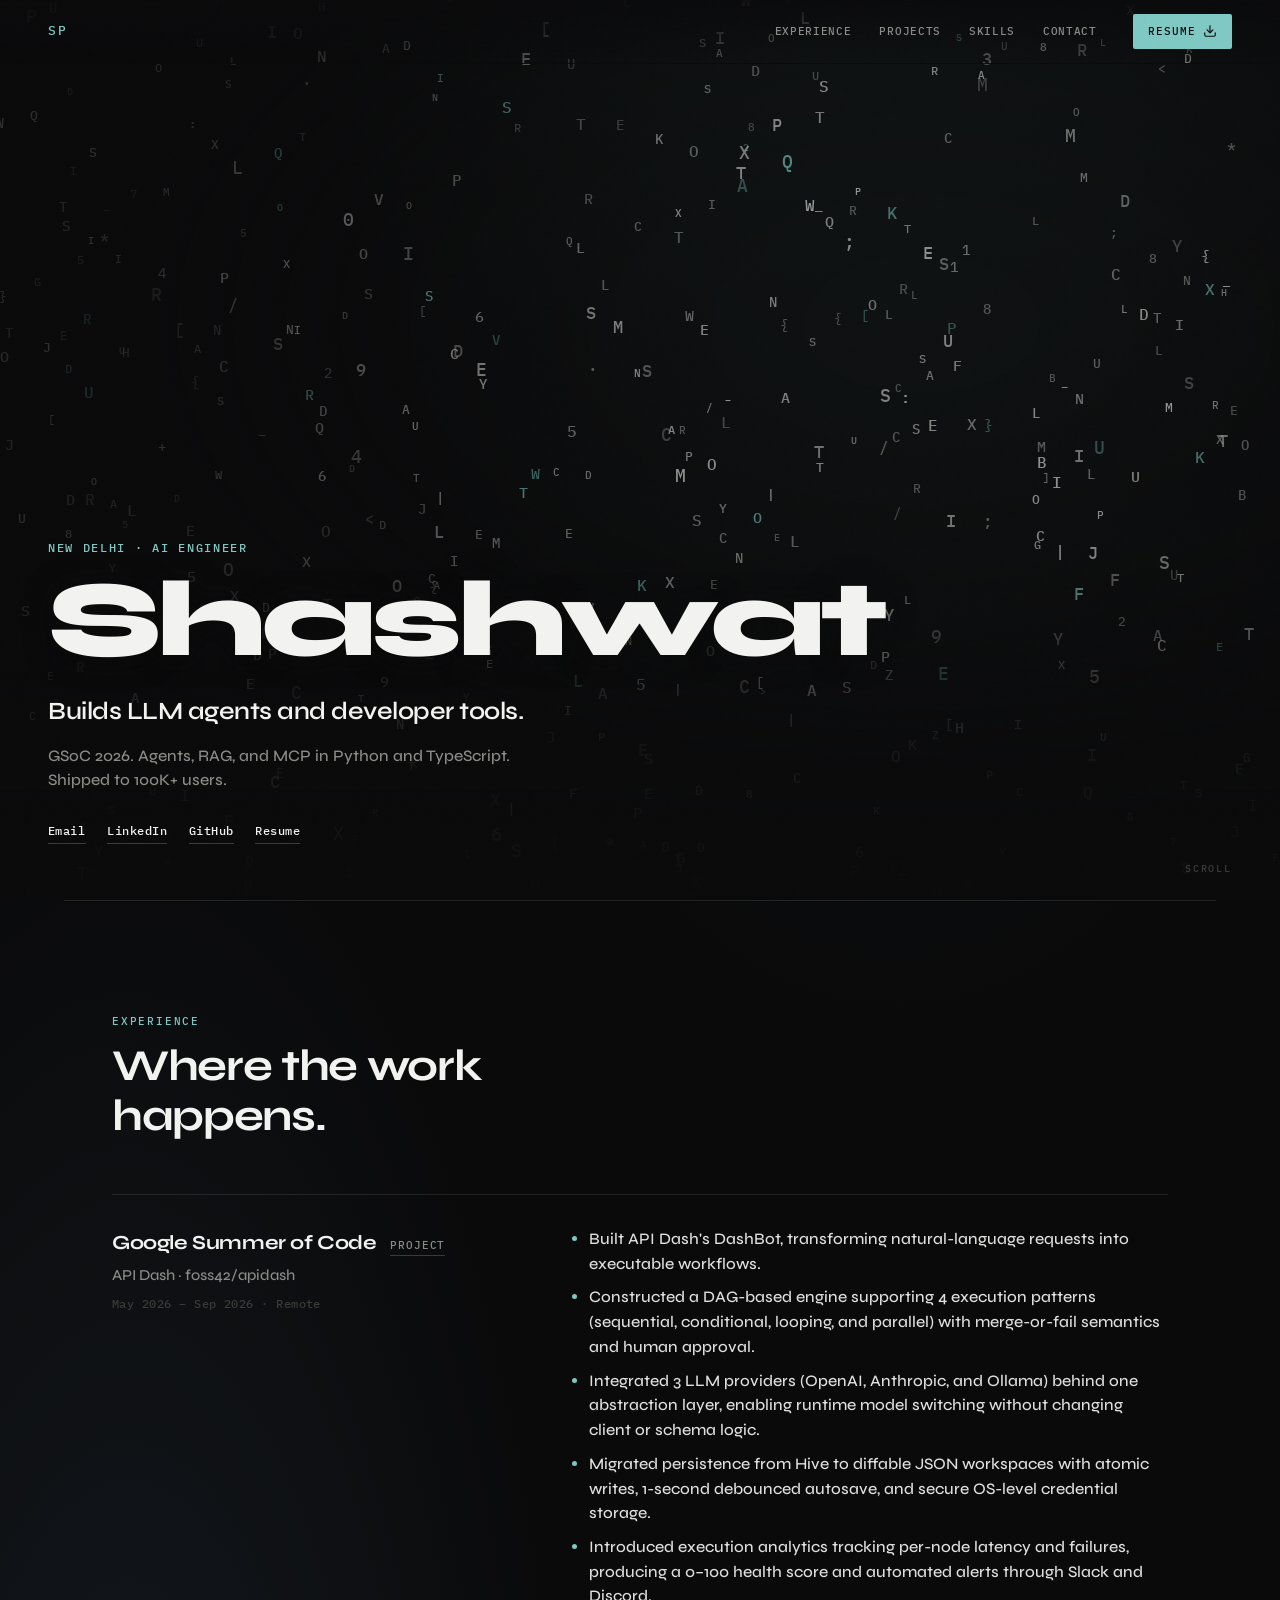
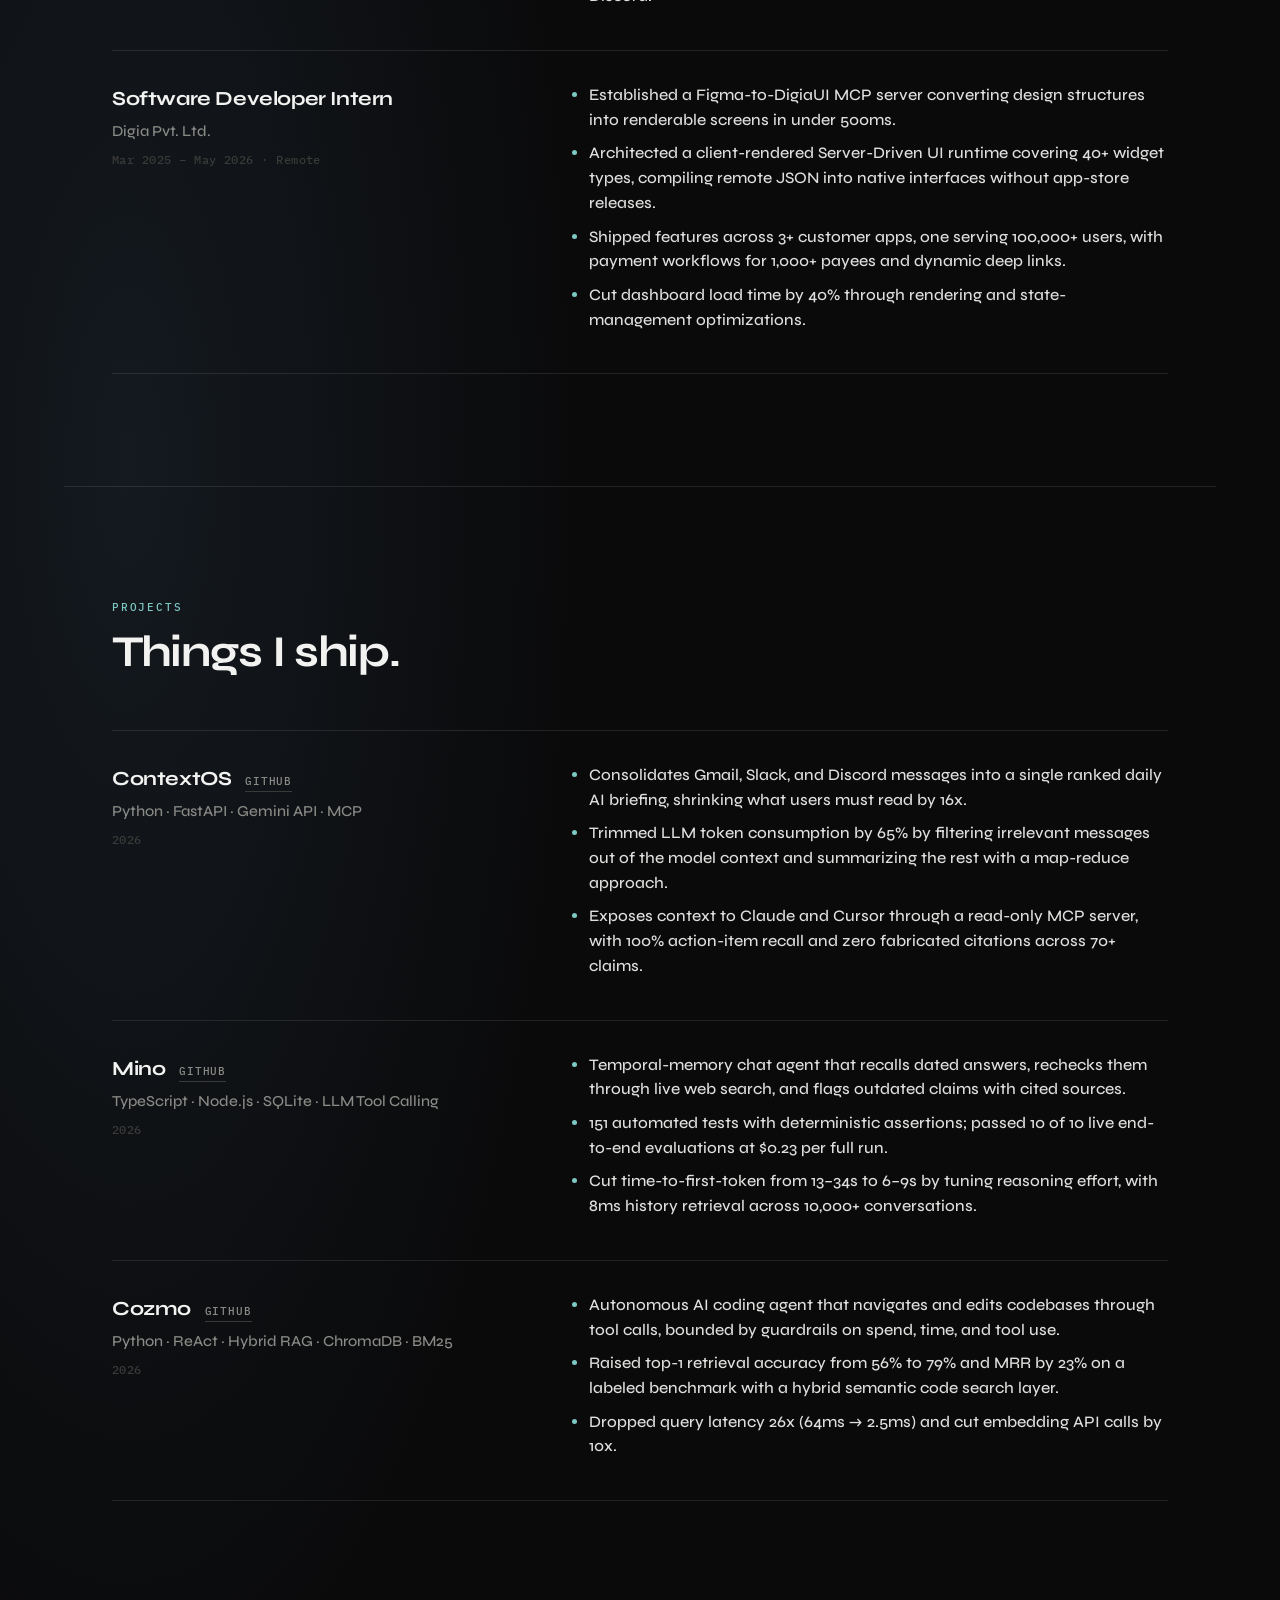
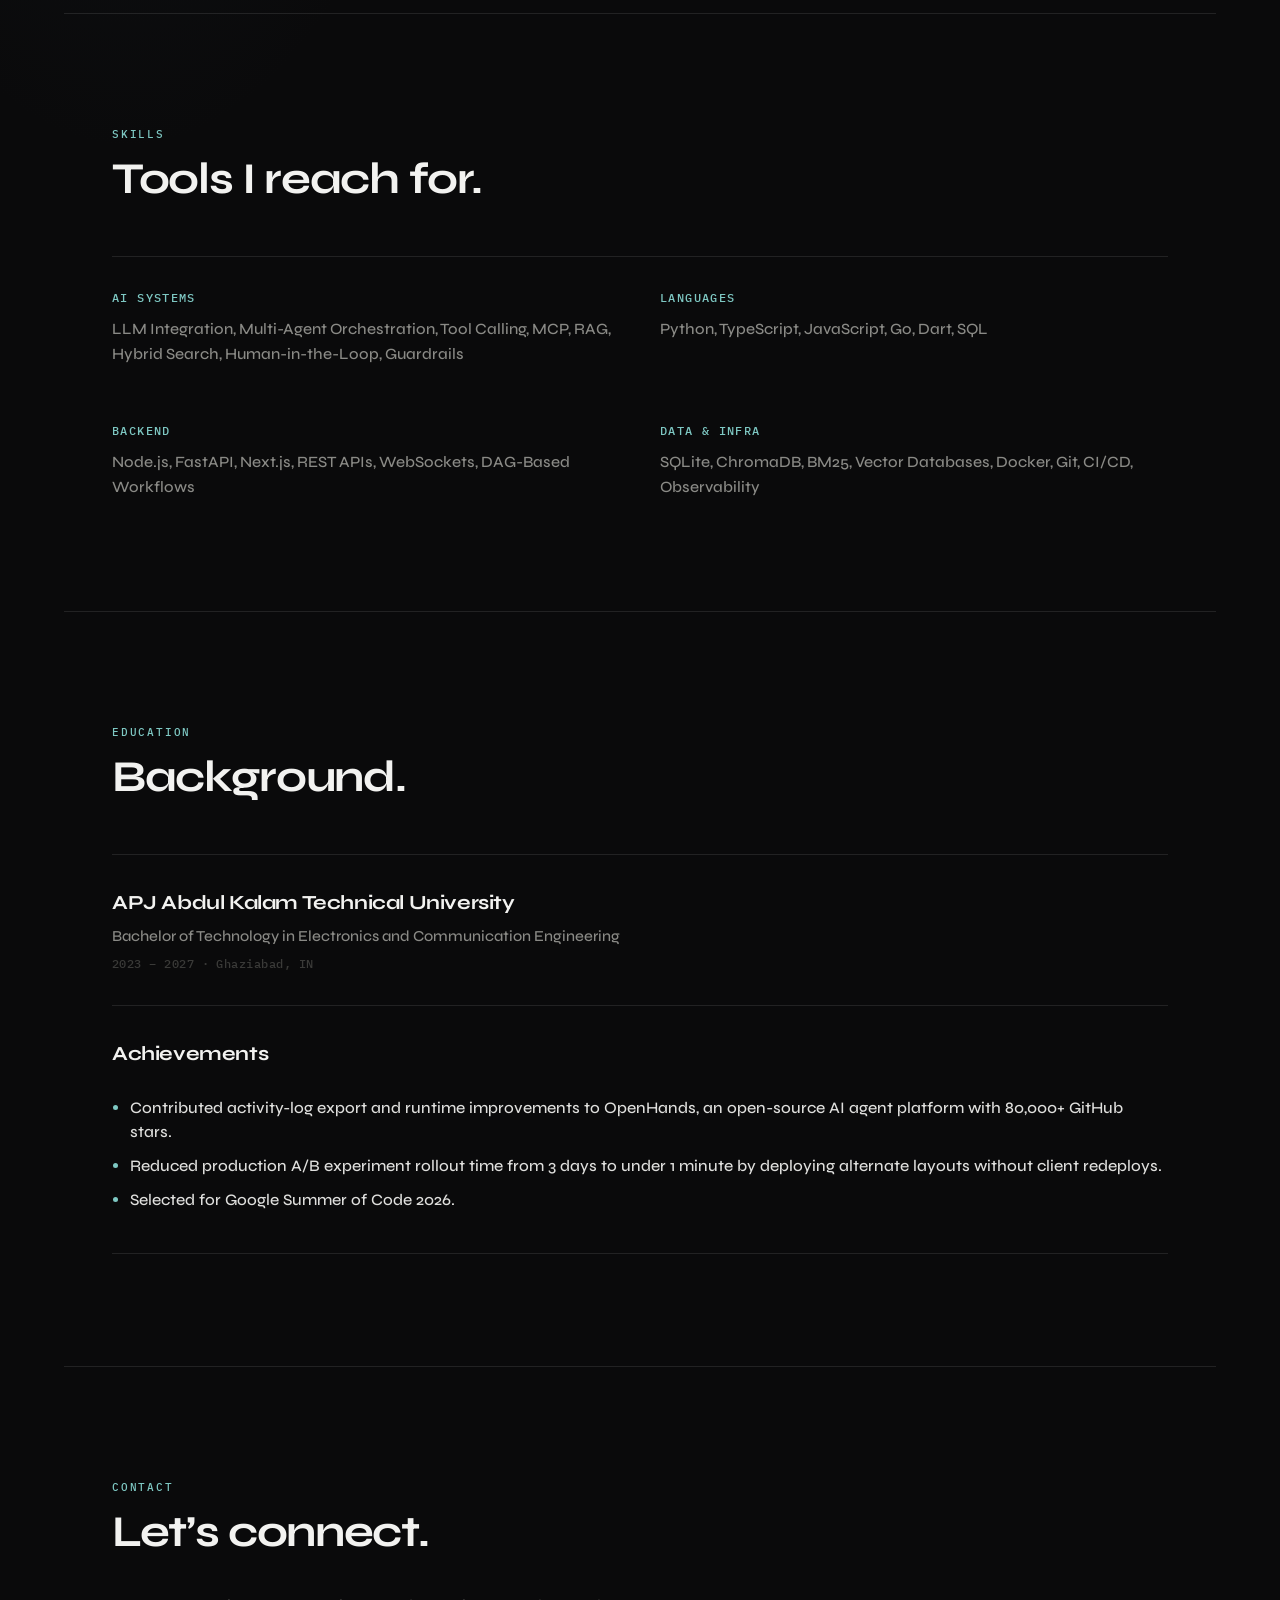
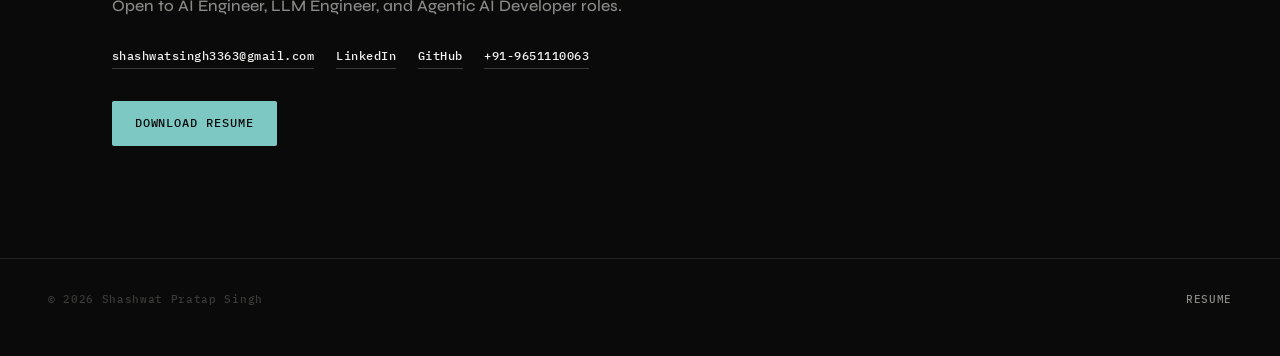
<file: index.html>
<!DOCTYPE html>
<html lang="en">
<head>
  <meta charset="UTF-8" />
  <meta name="viewport" content="width=device-width, initial-scale=1.0" />
  <meta name="description" content="Shashwat Pratap Singh. AI Engineer building LLM-powered developer tools, multi-agent systems, and backend platforms. GSoC 2026. Agent orchestration, tool calling, RAG, and MCP integrations." />
  <meta name="author" content="Shashwat Pratap Singh" />
  <meta name="theme-color" content="#0a0a0b" />
  <meta property="og:type" content="website" />
  <meta property="og:title" content="Shashwat Pratap Singh" />
  <meta property="og:description" content="AI Engineer. GSoC 2026. LLM agents, RAG, and MCP integrations." />
  <meta property="og:image" content="assets/avatar.png" />
  <meta name="twitter:card" content="summary" />
  <meta name="twitter:title" content="Shashwat Pratap Singh" />
  <meta name="twitter:description" content="AI Engineer. GSoC 2026. LLM agents, RAG, and MCP integrations." />
  <title>Shashwat Pratap Singh | AI Engineer</title>
  <link rel="icon" href="assets/avatar.png" type="image/png" />
  <link rel="apple-touch-icon" href="assets/avatar.png" />
  <link rel="preconnect" href="https://fonts.googleapis.com" />
  <link rel="preconnect" href="https://fonts.gstatic.com" crossorigin />
  <link href="https://fonts.googleapis.com/css2?family=IBM+Plex+Mono:wght@400;500&family=Syne:wght@500;600;700;800&display=swap" rel="stylesheet" />
  <link rel="stylesheet" href="styles.css" />
</head>
<body>
  <a class="skip-link" href="#main">Skip to content</a>
  <div class="scroll-progress" id="scrollProgress" aria-hidden="true"></div>
  <div class="grain" aria-hidden="true"></div>

  <header class="site-nav" id="siteNav">
    <a class="nav-brand" href="#top" aria-label="Shashwat home">SP</a>

    <nav class="nav-links" id="navLinks" aria-label="Primary">
      <a href="#experience">Experience</a>
      <a href="#projects">Projects</a>
      <a href="#skills">Skills</a>
      <a href="#contact">Contact</a>
    </nav>

    <div class="nav-actions">
      <a
        class="resume-btn"
        href="assets/Shashwat_Pratap_Singh_Resume.pdf"
        target="_blank"
        rel="noopener noreferrer"
        download="Shashwat_Pratap_Singh_Resume.pdf"
      >
        Resume
        <span class="resume-btn__icon" aria-hidden="true">
          <svg width="14" height="14" viewBox="0 0 24 24" fill="none" stroke="currentColor" stroke-width="2" stroke-linecap="round" stroke-linejoin="round">
            <path d="M21 15v4a2 2 0 0 1-2 2H5a2 2 0 0 1-2-2v-4" />
            <polyline points="7 10 12 15 17 10" />
            <line x1="12" y1="15" x2="12" y2="3" />
          </svg>
        </span>
      </a>
      <button
        class="nav-toggle"
        id="navToggle"
        type="button"
        aria-expanded="false"
        aria-controls="navLinks"
        aria-label="Open menu"
      >
        <span></span>
        <span></span>
      </button>
    </div>
  </header>

  <main id="main">
    <section class="hero" id="top" aria-label="Introduction">
      <canvas id="letterField" class="letter-field" aria-hidden="true"></canvas>
      <div class="hero-vignette" aria-hidden="true"></div>

      <div class="hero-content">
        <p class="eyebrow">New Delhi · AI Engineer</p>
        <h1 class="brand">Shashwat</h1>
        <p class="role">Builds LLM agents and developer tools.</p>
        <p class="lede">
          GSoC 2026. Agents, RAG, and MCP in Python and TypeScript.
          Shipped to 100K+ users.
        </p>
        <div class="hero-links">
          <a href="mailto:shashwatsingh3363@gmail.com">Email</a>
          <a href="https://linkedin.com/in/shashwatxd" target="_blank" rel="noopener noreferrer">LinkedIn</a>
          <a href="https://github.com/ShashwatXD" target="_blank" rel="noopener noreferrer">GitHub</a>
          <a href="assets/Shashwat_Pratap_Singh_Resume.pdf" target="_blank" rel="noopener noreferrer">Resume</a>
        </div>
      </div>

      <p class="scroll-cue" aria-hidden="true">Scroll</p>
    </section>

    <section id="experience" class="section reveal">
      <div class="section-head">
        <p class="section-label">Experience</p>
        <h2>Where the work happens.</h2>
      </div>

      <article class="entry reveal-child">
        <div class="entry-meta">
          <div class="entry-title-row">
            <h3>Google Summer of Code</h3>
            <a
              class="entry-link"
              href="https://summerofcode.withgoogle.com/programs/2026/projects/Qnk4Mkow"
              target="_blank"
              rel="noopener noreferrer"
              aria-label="GSoC project page"
            >Project</a>
          </div>
          <p class="org">API Dash · foss42/apidash</p>
          <p class="when">May 2026 – Sep 2026 · Remote</p>
        </div>
        <ul>
          <li>Built API Dash's DashBot, transforming natural-language requests into executable workflows.</li>
          <li>Constructed a DAG-based engine supporting 4 execution patterns (sequential, conditional, looping, and parallel) with merge-or-fail semantics and human approval.</li>
          <li>Integrated 3 LLM providers (OpenAI, Anthropic, and Ollama) behind one abstraction layer, enabling runtime model switching without changing client or schema logic.</li>
          <li>Migrated persistence from Hive to diffable JSON workspaces with atomic writes, 1-second debounced autosave, and secure OS-level credential storage.</li>
          <li>Introduced execution analytics tracking per-node latency and failures, producing a 0–100 health score and automated alerts through Slack and Discord.</li>
        </ul>
      </article>

      <article class="entry reveal-child">
        <div class="entry-meta">
          <h3>Software Developer Intern</h3>
          <p class="org">Digia Pvt. Ltd.</p>
          <p class="when">Mar 2025 – May 2026 · Remote</p>
        </div>
        <ul>
          <li>Established a Figma-to-DigiaUI MCP server converting design structures into renderable screens in under 500ms.</li>
          <li>Architected a client-rendered Server-Driven UI runtime covering 40+ widget types, compiling remote JSON into native interfaces without app-store releases.</li>
          <li>Shipped features across 3+ customer apps, one serving 100,000+ users, with payment workflows for 1,000+ payees and dynamic deep links.</li>
          <li>Cut dashboard load time by 40% through rendering and state-management optimizations.</li>
        </ul>
      </article>
    </section>

    <section id="projects" class="section reveal">
      <div class="section-head">
        <p class="section-label">Projects</p>
        <h2>Things I ship.</h2>
      </div>

      <article class="entry reveal-child">
        <div class="entry-meta">
          <div class="entry-title-row">
            <h3>ContextOS</h3>
            <a class="entry-link" href="https://github.com/ShashwatXD/context-os" target="_blank" rel="noopener noreferrer" aria-label="ContextOS on GitHub">GitHub</a>
          </div>
          <p class="org">Python · FastAPI · Gemini API · MCP</p>
          <p class="when">2026</p>
        </div>
        <ul>
          <li>Consolidates Gmail, Slack, and Discord messages into a single ranked daily AI briefing, shrinking what users must read by 16x.</li>
          <li>Trimmed LLM token consumption by 65% by filtering irrelevant messages out of the model context and summarizing the rest with a map-reduce approach.</li>
          <li>Exposes context to Claude and Cursor through a read-only MCP server, with 100% action-item recall and zero fabricated citations across 70+ claims.</li>
        </ul>
      </article>

      <article class="entry reveal-child">
        <div class="entry-meta">
          <div class="entry-title-row">
            <h3>Mino</h3>
            <a class="entry-link" href="https://github.com/ShashwatXD/Mino" target="_blank" rel="noopener noreferrer" aria-label="Mino on GitHub">GitHub</a>
          </div>
          <p class="org">TypeScript · Node.js · SQLite · LLM Tool Calling</p>
          <p class="when">2026</p>
        </div>
        <ul>
          <li>Temporal-memory chat agent that recalls dated answers, rechecks them through live web search, and flags outdated claims with cited sources.</li>
          <li>151 automated tests with deterministic assertions; passed 10 of 10 live end-to-end evaluations at $0.23 per full run.</li>
          <li>Cut time-to-first-token from 13–34s to 6–9s by tuning reasoning effort, with 8ms history retrieval across 10,000+ conversations.</li>
        </ul>
      </article>

      <article class="entry reveal-child">
        <div class="entry-meta">
          <div class="entry-title-row">
            <h3>Cozmo</h3>
            <a class="entry-link" href="https://github.com/ShashwatXD/cozmo" target="_blank" rel="noopener noreferrer" aria-label="Cozmo on GitHub">GitHub</a>
          </div>
          <p class="org">Python · ReAct · Hybrid RAG · ChromaDB · BM25</p>
          <p class="when">2026</p>
        </div>
        <ul>
          <li>Autonomous AI coding agent that navigates and edits codebases through tool calls, bounded by guardrails on spend, time, and tool use.</li>
          <li>Raised top-1 retrieval accuracy from 56% to 79% and MRR by 23% on a labeled benchmark with a hybrid semantic code search layer.</li>
          <li>Dropped query latency 26x (64ms → 2.5ms) and cut embedding API calls by 10x.</li>
        </ul>
      </article>
    </section>

    <section id="skills" class="section reveal">
      <div class="section-head">
        <p class="section-label">Skills</p>
        <h2>Tools I reach for.</h2>
      </div>

      <div class="skill-grid">
        <div class="reveal-child">
          <h3>AI Systems</h3>
          <p>LLM Integration, Multi-Agent Orchestration, Tool Calling, MCP, RAG, Hybrid Search, Human-in-the-Loop, Guardrails</p>
        </div>
        <div class="reveal-child">
          <h3>Languages</h3>
          <p>Python, TypeScript, JavaScript, Go, Dart, SQL</p>
        </div>
        <div class="reveal-child">
          <h3>Backend</h3>
          <p>Node.js, FastAPI, Next.js, REST APIs, WebSockets, DAG-Based Workflows</p>
        </div>
        <div class="reveal-child">
          <h3>Data &amp; Infra</h3>
          <p>SQLite, ChromaDB, BM25, Vector Databases, Docker, Git, CI/CD, Observability</p>
        </div>
      </div>
    </section>

    <section id="education" class="section reveal">
      <div class="section-head">
        <p class="section-label">Education</p>
        <h2>Background.</h2>
      </div>

      <article class="entry entry--compact reveal-child">
        <div class="entry-meta">
          <h3>APJ Abdul Kalam Technical University</h3>
          <p class="org">Bachelor of Technology in Electronics and Communication Engineering</p>
          <p class="when">2023 – 2027 · Ghaziabad, IN</p>
        </div>
      </article>

      <article class="entry entry--compact reveal-child">
        <div class="entry-meta">
          <h3>Achievements</h3>
        </div>
        <ul>
          <li>Contributed activity-log export and runtime improvements to <a href="https://github.com/OpenHands/OpenHands" target="_blank" rel="noopener noreferrer">OpenHands</a>, an open-source AI agent platform with 80,000+ GitHub stars.</li>
          <li>Reduced production A/B experiment rollout time from 3 days to under 1 minute by deploying alternate layouts without client redeploys.</li>
          <li>Selected for Google Summer of Code 2026.</li>
        </ul>
      </article>
    </section>

    <section id="contact" class="section contact reveal">
      <div class="section-head">
        <p class="section-label">Contact</p>
        <h2>Let’s connect.</h2>
      </div>
      <p class="contact-lede reveal-child">
        Open to AI Engineer, LLM Engineer, and Agentic AI Developer roles.
      </p>
      <div class="hero-links reveal-child">
        <a href="mailto:shashwatsingh3363@gmail.com">shashwatsingh3363@gmail.com</a>
        <a href="https://linkedin.com/in/shashwatxd" target="_blank" rel="noopener noreferrer">LinkedIn</a>
        <a href="https://github.com/ShashwatXD" target="_blank" rel="noopener noreferrer">GitHub</a>
        <a href="tel:+919651110063">+91-9651110063</a>
      </div>
      <div class="contact-cta reveal-child">
        <a
          class="resume-btn resume-btn--lg"
          href="assets/Shashwat_Pratap_Singh_Resume.pdf"
          target="_blank"
          rel="noopener noreferrer"
          download="Shashwat_Pratap_Singh_Resume.pdf"
        >
          Download Resume
        </a>
      </div>
    </section>
  </main>

  <footer class="site-footer">
    <p>© <span id="year"></span> Shashwat Pratap Singh</p>
    <a href="assets/Shashwat_Pratap_Singh_Resume.pdf" target="_blank" rel="noopener noreferrer">Resume</a>
  </footer>

  <script src="main.js"></script>
</body>
</html>
</file>
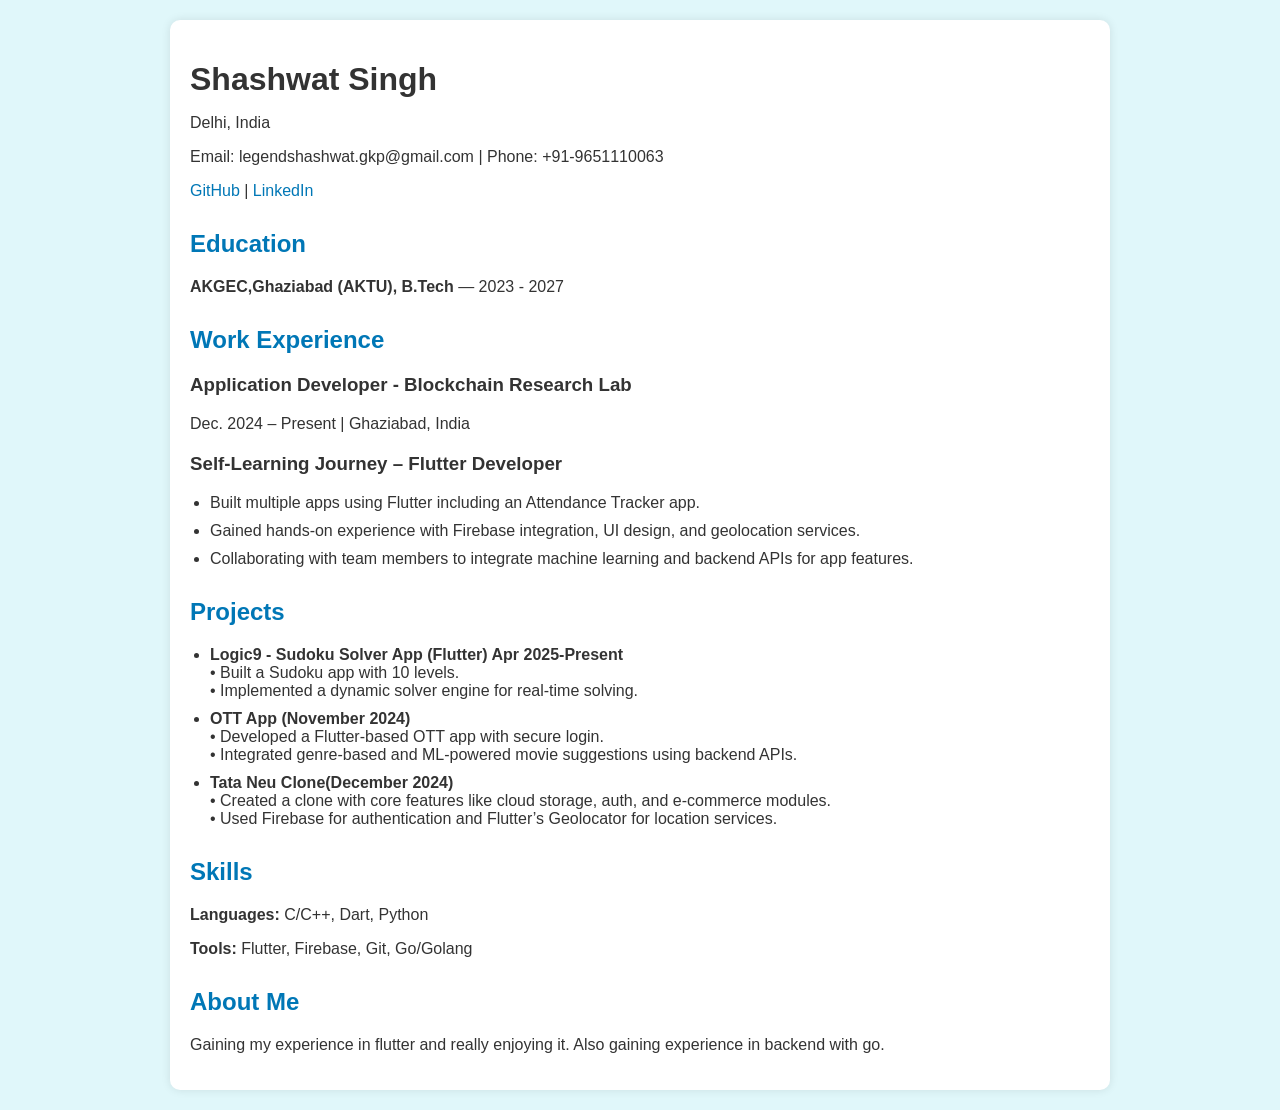
<file: resume.html>
<!DOCTYPE html>
<html lang="en">
<head>
    <meta charset="UTF-8">
    <meta name="viewport" content="width=device-width, initial-scale=1.0">
    <title>Portfolio - Shashwat Pratap Singh</title>
    <style>
        body {
            background-color: #e0f7fa;
            font-family: Arial, sans-serif;
            margin: 20px;
            color: #333;
        }
        .container {
            max-width: 900px;
            margin: auto;
            background-color: white;
            padding: 20px;
            border-radius: 10px;
            box-shadow: 0 0 10px rgba(0,0,0,0.1);
        }
        h1 {
            margin-bottom: 5px;
        }
        h2 {
            margin-top: 30px;
            color: #0077b6;
        }
        h3 {
            margin-top: 20px;
        }
        a {
            color: #0077b6;
            text-decoration: none;
        }
        a:hover {
            text-decoration: underline;
        }
        ul {
            padding-left: 20px;
        }
        li {
            margin-bottom: 10px;
        }
    </style>
</head>
<body>
    <div class="container">
        <header>
            <h1>Shashwat Singh</h1>
            <p>Delhi, India</p>
            <p>Email: legendshashwat.gkp@gmail.com | Phone: +91-9651110063</p>
            <p>
                <a href="https://github.com/Shashwatxd" target="_blank">GitHub</a> |
                <a href="https://www.linkedin.com/in/shashwat-pratap-singh-93314632b/" target="_blank">LinkedIn</a>
            </p>
        </header>

        <section>
            <h2>Education</h2>
            <p><strong>AKGEC,Ghaziabad (AKTU), B.Tech</strong> — 2023 - 2027</p>
        </section>

        <section>
            <h2>Work Experience</h2>
            <h3>Application Developer - Blockchain Research Lab</h3>
            <p>Dec. 2024 – Present | Ghaziabad, India</p>
            <h3>Self-Learning Journey – Flutter Developer</h3>
            <ul>
                <li>Built multiple apps using Flutter including an Attendance Tracker app.</li>
                <li>Gained hands-on experience with Firebase integration, UI design, and geolocation services.</li>
                <li>Collaborating with team members to integrate machine learning and backend APIs for app features.</li>
            </ul>
        </section>

        <section>
            <h2>Projects</h2>
            <ul>
                <li>
                    <strong>Logic9 - Sudoku Solver App (Flutter)  Apr 2025-Present</strong><br>
                    • Built a Sudoku app with 10 levels.<br>
                    • Implemented a dynamic solver engine for real-time solving.
                </li>
                <li>
                    <strong>OTT App (November 2024)</strong><br>
                    • Developed a Flutter-based OTT app with secure login.<br>
                    • Integrated genre-based and ML-powered movie suggestions using backend APIs.
                </li>
                <li>
                    <strong>Tata Neu Clone(December 2024)</strong><br>
                    • Created a clone with core features like cloud storage, auth, and e-commerce modules.<br>
                    • Used Firebase for authentication and Flutter’s Geolocator for location services.
                </li>
            </ul>
        </section>

        <section>
            <h2>Skills</h2>
            <p><strong>Languages:</strong> C/C++, Dart, Python</p>
            <p><strong>Tools:</strong> Flutter, Firebase, Git, Go/Golang</p>
        </section>

        

        <section>
            <h2>About Me</h2>
            <p>Gaining my experience in flutter and really enjoying it. Also gaining experience in backend with go. </p>
        </section>
    </div>
</body>
</html>
</file>
<file: styles.css>
:root {
  --bg: #0a0a0b;
  --bg-elevated: #111113;
  --text: #f2f2f0;
  --muted: #8a8a86;
  --faint: #3a3a38;
  --accent: #7ec8c3;
  --accent-dim: rgba(126, 200, 195, 0.14);
  --rule: rgba(242, 242, 240, 0.1);
  --font-display: "Syne", system-ui, sans-serif;
  --font-mono: "IBM Plex Mono", ui-monospace, monospace;
  --max: 72rem;
  --pad: clamp(1.25rem, 4vw, 3rem);
  --nav-h: 3.75rem;
}

*,
*::before,
*::after {
  box-sizing: border-box;
}

html {
  scroll-behavior: smooth;
}

::selection {
  background: rgba(126, 200, 195, 0.35);
  color: var(--text);
}

body {
  margin: 0;
  min-height: 100vh;
  background:
    radial-gradient(ellipse 90% 55% at 70% -10%, rgba(126, 200, 195, 0.08), transparent 55%),
    radial-gradient(ellipse 70% 50% at 10% 40%, rgba(40, 55, 70, 0.35), transparent 50%),
    var(--bg);
  color: var(--text);
  font-family: var(--font-display);
  font-weight: 500;
  line-height: 1.55;
  -webkit-font-smoothing: antialiased;
  text-rendering: optimizeLegibility;
}

a {
  color: inherit;
  text-decoration: none;
}

a:hover {
  color: var(--accent);
}

:focus-visible {
  outline: 2px solid var(--accent);
  outline-offset: 3px;
}

ul {
  margin: 0;
  padding-left: 1.1rem;
}

li {
  margin-bottom: 0.55rem;
  color: color-mix(in srgb, var(--text) 82%, var(--muted));
}

li::marker {
  color: var(--accent);
}

.skip-link {
  position: absolute;
  top: -100%;
  left: var(--pad);
  z-index: 100;
  padding: 0.65rem 1rem;
  background: var(--accent);
  color: var(--bg);
  font-family: var(--font-mono);
  font-size: 0.75rem;
  border-radius: 2px;
}

.skip-link:focus {
  top: 0.75rem;
  color: var(--bg);
  outline: none;
}

.grain {
  pointer-events: none;
  position: fixed;
  inset: 0;
  z-index: 50;
  opacity: 0.045;
  background-image: url("data:image/svg+xml,%3Csvg viewBox='0 0 200 200' xmlns='http://www.w3.org/2000/svg'%3E%3Cfilter id='n'%3E%3CfeTurbulence type='fractalNoise' baseFrequency='0.85' numOctaves='4' stitchTiles='stitch'/%3E%3C/filter%3E%3Crect width='100%25' height='100%25' filter='url(%23n)'/%3E%3C/svg%3E");
  mix-blend-mode: overlay;
}

/* ——— Nav ——— */
.site-nav {
  position: fixed;
  top: 0;
  left: 0;
  right: 0;
  z-index: 40;
  display: flex;
  align-items: center;
  justify-content: space-between;
  gap: 1rem;
  min-height: var(--nav-h);
  padding: 0.85rem var(--pad);
  background: linear-gradient(to bottom, rgba(10, 10, 11, 0.92), transparent);
  transition: background 0.25s ease, border-color 0.25s ease, backdrop-filter 0.25s ease;
  border-bottom: 1px solid transparent;
}

.site-nav.is-scrolled {
  background: rgba(10, 10, 11, 0.82);
  backdrop-filter: blur(14px) saturate(1.2);
  -webkit-backdrop-filter: blur(14px) saturate(1.2);
  border-bottom-color: var(--rule);
}

.nav-brand {
  font-family: var(--font-mono);
  font-size: 0.8rem;
  font-weight: 500;
  letter-spacing: 0.14em;
  color: var(--accent);
  flex-shrink: 0;
}

.nav-links {
  display: flex;
  align-items: center;
  gap: clamp(0.85rem, 2.5vw, 1.75rem);
  margin-left: auto;
  margin-right: 1.25rem;
}

.nav-links a {
  font-family: var(--font-mono);
  font-size: 0.7rem;
  letter-spacing: 0.06em;
  text-transform: uppercase;
  color: var(--muted);
  transition: color 0.2s ease;
}

.nav-links a:hover,
.nav-links a.is-active {
  color: var(--text);
}

.nav-actions {
  display: flex;
  align-items: center;
  gap: 0.75rem;
  flex-shrink: 0;
}

.resume-btn {
  display: inline-flex;
  align-items: center;
  gap: 0.45rem;
  padding: 0.5rem 0.9rem;
  font-family: var(--font-mono);
  font-size: 0.7rem;
  font-weight: 500;
  letter-spacing: 0.08em;
  text-transform: uppercase;
  color: var(--bg) !important;
  background: var(--accent);
  border: 1px solid transparent;
  border-radius: 2px;
  transition: background 0.2s ease, color 0.2s ease, border-color 0.2s ease, transform 0.2s ease;
}

.resume-btn:hover {
  background: transparent;
  color: var(--accent) !important;
  border-color: var(--accent);
}

.resume-btn:active {
  transform: translateY(1px);
}

.resume-btn__icon {
  display: inline-flex;
  line-height: 0;
}

.resume-btn--lg {
  padding: 0.75rem 1.35rem;
  font-size: 0.75rem;
}

.nav-toggle {
  display: none;
  flex-direction: column;
  justify-content: center;
  gap: 5px;
  width: 2.25rem;
  height: 2.25rem;
  padding: 0;
  background: transparent;
  border: 1px solid var(--rule);
  border-radius: 2px;
  cursor: pointer;
}

.nav-toggle span {
  display: block;
  width: 14px;
  height: 1.5px;
  margin: 0 auto;
  background: var(--text);
  transition: transform 0.25s ease, opacity 0.25s ease;
}

.nav-toggle[aria-expanded="true"] span:first-child {
  transform: translateY(3.25px) rotate(45deg);
}

.nav-toggle[aria-expanded="true"] span:last-child {
  transform: translateY(-3.25px) rotate(-45deg);
}

/* ——— Hero ——— */
.hero {
  position: relative;
  min-height: 100svh;
  display: flex;
  flex-direction: column;
  justify-content: flex-end;
  padding: 6rem var(--pad) 3.5rem;
  overflow: hidden;
}

.letter-field,
.pixel-field {
  position: absolute;
  inset: 0;
  width: 100%;
  height: 100%;
  z-index: 0;
  pointer-events: none;
}

.pixel-field {
  z-index: 2;
}

.hero-vignette {
  position: absolute;
  inset: 0;
  z-index: 1;
  pointer-events: none;
  background:
    radial-gradient(ellipse 60% 50% at 72% 36%, transparent 15%, rgba(10, 10, 11, 0.25) 65%, rgba(10, 10, 11, 0.75) 100%),
    linear-gradient(to top, var(--bg) 0%, transparent 32%);
}

.hero-portrait {
  position: absolute;
  z-index: 2;
  top: 12%;
  right: max(1.25rem, 6vw);
  width: min(42vw, 20rem);
  aspect-ratio: 1;
  border-radius: 50%;
  pointer-events: none;
  background: transparent;
  box-shadow: none;
  transition: box-shadow 0.35s ease;
}

.hero-portrait.is-built {
  box-shadow:
    0 0 0 1.5px rgba(126, 200, 195, 0.85),
    0 0 0 6px rgba(126, 200, 195, 0.12),
    0 18px 40px rgba(0, 0, 0, 0.4);
}

.hero-content {
  position: relative;
  z-index: 3;
  max-width: 36rem;
}

.scroll-cue {
  z-index: 3;
}

.eyebrow {
  margin: 0 0 0.85rem;
  font-family: var(--font-mono);
  font-size: 0.75rem;
  letter-spacing: 0.14em;
  text-transform: uppercase;
  color: var(--accent);
}

.brand {
  margin: 0;
  font-size: clamp(2.85rem, 11vw, 6.75rem);
  font-weight: 800;
  line-height: 0.92;
  letter-spacing: -0.045em;
  color: var(--text);
  max-width: 100%;
  text-shadow: 0 2px 28px rgba(10, 10, 11, 0.85);
}

.role {
  margin: 1.35rem 0 0;
  font-size: clamp(1.15rem, 2.4vw, 1.55rem);
  font-weight: 600;
  letter-spacing: -0.02em;
  color: var(--text);
}

.lede {
  margin: 0.85rem 0 0;
  max-width: 32rem;
  font-size: 1rem;
  font-weight: 500;
  color: var(--muted);
}

.hero-links {
  display: flex;
  flex-wrap: wrap;
  gap: 0.65rem 1.35rem;
  margin-top: 1.75rem;
}

.hero-links a {
  font-family: var(--font-mono);
  font-size: 0.78rem;
  letter-spacing: 0.04em;
  color: var(--text);
  border-bottom: 1px solid var(--faint);
  padding-bottom: 0.15rem;
  transition: border-color 0.2s ease, color 0.2s ease;
}

.hero-links a:hover {
  color: var(--accent);
  border-color: var(--accent);
}

.scroll-cue {
  position: absolute;
  bottom: 1.5rem;
  right: var(--pad);
  z-index: 2;
  margin: 0;
  font-family: var(--font-mono);
  font-size: 0.65rem;
  letter-spacing: 0.18em;
  text-transform: uppercase;
  color: var(--faint);
  animation: cue-pulse 2.4s ease-in-out infinite;
}

@keyframes cue-pulse {
  0%,
  100% {
    opacity: 0.35;
    transform: translateY(0);
  }
  50% {
    opacity: 0.85;
    transform: translateY(4px);
  }
}

@media (prefers-reduced-motion: reduce) {
  .scroll-cue {
    animation: none;
  }

  html {
    scroll-behavior: auto;
  }
}

/* ——— Sections ——— */
.section {
  max-width: var(--max);
  margin: 0 auto;
  padding: clamp(4rem, 10vw, 7rem) var(--pad);
  border-top: 1px solid var(--rule);
}

.section-head {
  margin-bottom: clamp(2rem, 5vw, 3.25rem);
  max-width: 28rem;
}

.section-label {
  margin: 0 0 0.65rem;
  font-family: var(--font-mono);
  font-size: 0.7rem;
  letter-spacing: 0.16em;
  text-transform: uppercase;
  color: var(--accent);
}

.section-head h2 {
  margin: 0;
  font-size: clamp(1.85rem, 4vw, 2.75rem);
  font-weight: 700;
  letter-spacing: -0.03em;
  line-height: 1.15;
}

.entry {
  display: grid;
  grid-template-columns: minmax(0, 0.95fr) minmax(0, 1.35fr);
  gap: 1.25rem 2.5rem;
  padding: 2rem 0;
  border-top: 1px solid var(--rule);
}

.entry:last-child {
  border-bottom: 1px solid var(--rule);
}

.entry--compact {
  grid-template-columns: 1fr;
}

.entry-title-row {
  display: flex;
  align-items: baseline;
  gap: 0.85rem;
  flex-wrap: wrap;
}

.entry-meta h3 {
  margin: 0 0 0.4rem;
  font-size: 1.25rem;
  font-weight: 700;
  letter-spacing: -0.02em;
}

.entry-title-row h3 {
  margin-bottom: 0;
}

.entry-link {
  font-family: var(--font-mono);
  font-size: 0.68rem;
  letter-spacing: 0.08em;
  text-transform: uppercase;
  color: var(--muted);
  border-bottom: 1px solid var(--faint);
  padding-bottom: 0.1rem;
  transition: color 0.2s ease, border-color 0.2s ease;
}

.entry-link:hover {
  color: var(--accent);
  border-color: var(--accent);
}

.org {
  margin: 0.4rem 0 0;
  font-size: 0.95rem;
  color: var(--muted);
}

.when {
  margin: 0.45rem 0 0;
  font-family: var(--font-mono);
  font-size: 0.72rem;
  letter-spacing: 0.04em;
  color: var(--faint);
}

.skill-grid {
  display: grid;
  grid-template-columns: repeat(2, minmax(0, 1fr));
  gap: 2rem 2.5rem;
  padding-top: 0.5rem;
  border-top: 1px solid var(--rule);
}

.skill-grid h3 {
  margin: 1.5rem 0 0.65rem;
  font-family: var(--font-mono);
  font-size: 0.72rem;
  font-weight: 500;
  letter-spacing: 0.12em;
  text-transform: uppercase;
  color: var(--accent);
}

.skill-grid p {
  margin: 0;
  color: var(--muted);
  font-size: 0.98rem;
}

.contact-lede {
  margin: -1rem 0 1.75rem;
  max-width: 32rem;
  color: var(--muted);
}

.contact-cta {
  margin-top: 2rem;
}

.site-footer {
  display: flex;
  align-items: center;
  justify-content: space-between;
  gap: 1rem;
  padding: 2rem var(--pad) 3rem;
  border-top: 1px solid var(--rule);
}

.site-footer p {
  margin: 0;
  font-family: var(--font-mono);
  font-size: 0.7rem;
  letter-spacing: 0.06em;
  color: var(--faint);
}

.site-footer a {
  font-family: var(--font-mono);
  font-size: 0.7rem;
  letter-spacing: 0.06em;
  text-transform: uppercase;
  color: var(--muted);
}

.site-footer a:hover {
  color: var(--accent);
}

/* ——— Reveal ——— */
.scroll-progress {
  position: fixed;
  top: 0;
  left: 0;
  height: 2px;
  width: 0%;
  z-index: 60;
  background: var(--accent);
  transform-origin: left center;
  pointer-events: none;
}

.reveal {
  opacity: 0;
  transform: translateY(2rem);
  transition: opacity 0.75s cubic-bezier(0.22, 1, 0.36, 1),
    transform 0.75s cubic-bezier(0.22, 1, 0.36, 1);
}

.reveal.is-visible {
  opacity: 1;
  transform: none;
}

.reveal-child {
  opacity: 0;
  transform: translateY(1.5rem);
  transition: opacity 0.65s cubic-bezier(0.22, 1, 0.36, 1),
    transform 0.65s cubic-bezier(0.22, 1, 0.36, 1);
}

.reveal.is-visible .reveal-child {
  opacity: 1;
  transform: none;
}

@media (prefers-reduced-motion: reduce) {
  .reveal,
  .reveal-child {
    opacity: 1;
    transform: none;
    transition: none;
  }

  .reveal.is-visible .reveal-child {
    transition-delay: 0s;
  }

  .scroll-progress {
    display: none;
  }
}

/* ——— Responsive ——— */
@media (max-width: 820px) {
  .site-nav {
    padding: 0.75rem var(--pad);
    flex-wrap: wrap;
  }

  .nav-toggle {
    display: inline-flex;
  }

  .nav-links {
    display: none;
    order: 3;
    width: 100%;
    margin: 0;
    padding: 0.85rem 0 0.35rem;
    flex-direction: column;
    align-items: flex-start;
    gap: 0.85rem;
    border-top: 1px solid var(--rule);
  }

  .nav-links.is-open {
    display: flex;
  }

  .nav-links a {
    font-size: 0.78rem;
  }

  .site-nav.is-open {
    background: rgba(10, 10, 11, 0.96);
    backdrop-filter: blur(14px);
    -webkit-backdrop-filter: blur(14px);
    border-bottom-color: var(--rule);
  }

  .resume-btn {
    padding: 0.45rem 0.75rem;
    font-size: 0.65rem;
  }

  .hero {
    justify-content: flex-end;
    align-items: stretch;
    min-height: 100svh;
    height: 100svh;
    max-height: 100svh;
    padding: 5.5rem var(--pad) 2rem;
    gap: 0;
    overflow: hidden;
    box-sizing: border-box;
  }

  .hero-vignette {
    background:
      radial-gradient(ellipse 70% 45% at 50% 22%, transparent 12%, rgba(10, 10, 11, 0.3) 65%, rgba(10, 10, 11, 0.8) 100%),
      linear-gradient(to top, var(--bg) 0%, transparent 36%);
  }

  .hero-portrait {
    position: relative;
    top: auto;
    right: auto;
    left: auto;
    transform: none;
    width: min(48vw, 12.5rem);
    margin: 0.75rem auto 0;
    flex-shrink: 0;
  }

  .hero-content {
    max-width: none;
    width: 100%;
    margin-top: 0;
    margin-bottom: 0;
    padding-top: 1.25rem;
    flex-shrink: 0;
    background: linear-gradient(
      to top,
      rgba(10, 10, 11, 0.95) 50%,
      rgba(10, 10, 11, 0.55) 78%,
      transparent 100%
    );
  }

  .brand {
    font-size: clamp(1.85rem, 9vw, 3rem);
    line-height: 1.05;
    letter-spacing: -0.03em;
    white-space: nowrap;
    overflow-wrap: normal;
    word-break: keep-all;
    max-width: 100%;
  }

  .role,
  .lede,
  .eyebrow {
    text-shadow: 0 1px 16px rgba(10, 10, 11, 0.9);
  }

  .role {
    margin-top: 1rem;
    font-size: clamp(1.05rem, 4.2vw, 1.35rem);
  }

  .lede {
    font-size: 0.95rem;
  }

  .scroll-cue {
    display: none;
  }

  .entry {
    grid-template-columns: 1fr;
    gap: 0.85rem;
  }

  .skill-grid {
    grid-template-columns: 1fr;
    gap: 0.25rem;
  }
}

@media (max-width: 520px) {
  .hero {
    padding: 4.75rem var(--pad) 1.75rem;
    height: 100svh;
    max-height: 100svh;
    overflow: hidden;
  }

  .hero-portrait {
    width: min(44vw, 10.5rem);
    margin: 1rem auto 0;
  }

  .hero-content {
    padding-top: 1.5rem;
  }

  .brand {
    font-size: clamp(1.7rem, 8.5vw, 2.5rem);
    letter-spacing: -0.025em;
    white-space: nowrap;
  }

  .eyebrow {
    font-size: 0.68rem;
    letter-spacing: 0.1em;
  }

  .hero-links {
    margin-top: 1.1rem;
    gap: 0.55rem 1rem;
  }

  .section {
    padding: 3.25rem var(--pad);
  }
}

@media (max-height: 700px) and (max-width: 820px) {
  .hero {
    padding-top: 4.25rem;
    padding-bottom: 1.25rem;
  }

  .hero-portrait {
    width: min(36vw, 8.5rem);
    margin-top: 0.35rem;
  }

  .lede {
    display: none;
  }

  .hero-content {
    padding-top: 0.85rem;
  }

  .role {
    margin-top: 0.65rem;
  }

  .hero-links {
    margin-top: 0.85rem;
  }
}
</file>
